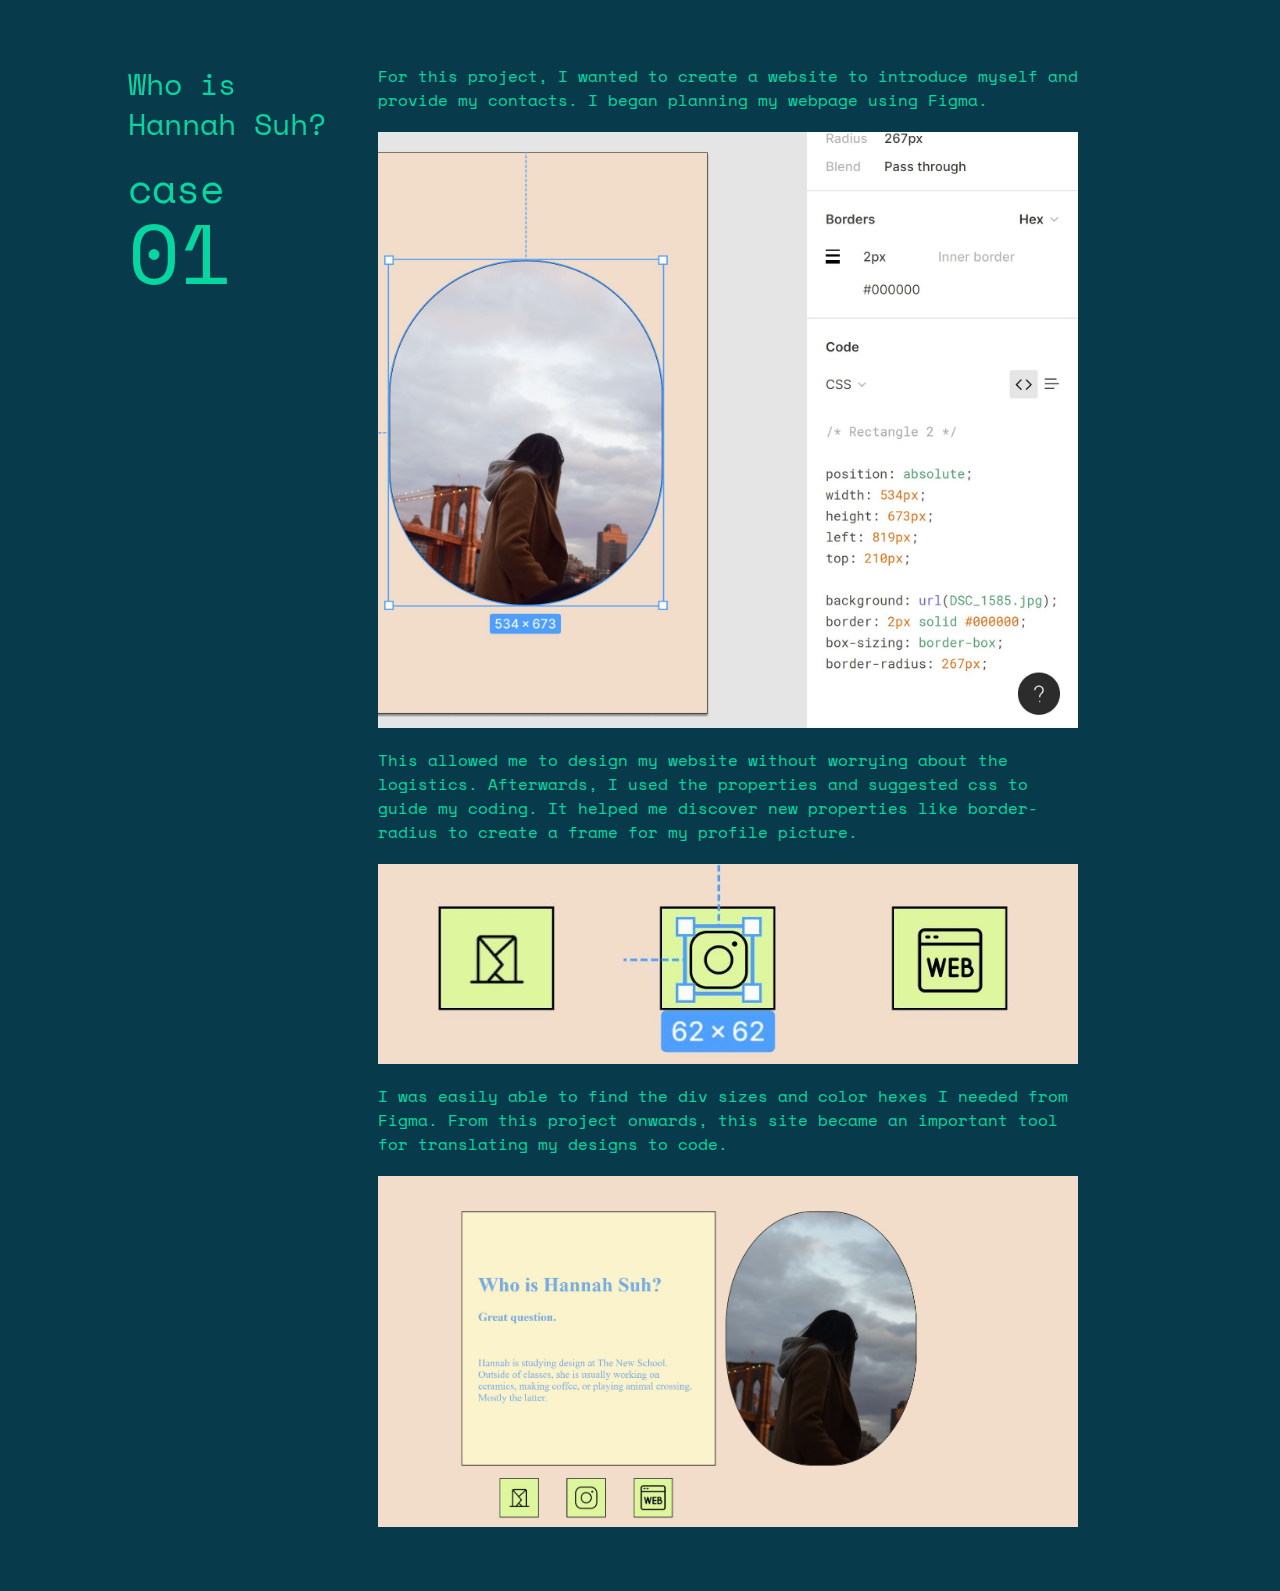
<file: case_study_about_me.html>
<html>
    <head>
        <title>Case Study 1</title>
        <link rel="stylesheet" href="css/case_study_about_me.css">
        <link href="https://fonts.googleapis.com/css2?family=Space+Mono:wght@700&display=swap" rel="stylesheet">
    </head>
    <body>
        <div id="header">
            <a href="index.html">
            <div id="title">Who is<br>Hannah Suh?</div><br>
            <div id="case">case</div><br>
            <div id="number">01</div><br>
            </a>
        </div>
        <div id="container">
            <div id="top">For this project, I wanted to create a website to introduce myself and provide my contacts. I began planning my webpage using Figma.</div>
            <img id="figma1" src="images/about_me_figma1.JPG">
            <p>This allowed me to design my website without worrying about the logistics. Afterwards, I used the properties and suggested css to guide my coding. It helped me discover new properties like border-radius to create a frame for my profile picture.</p>
            <img src="images/about_me_figma2.JPG">
            <p>I was easily able to find the div sizes and color hexes I needed from Figma. From this project onwards, this site became an important tool for translating my designs to code.</p>
            <a href="https://hsuh21.github.io/about-me/">
                <img id="thumbnail" src="images/img3.JPG">
            </a>
        </div>
    </body>
</html>
</file>
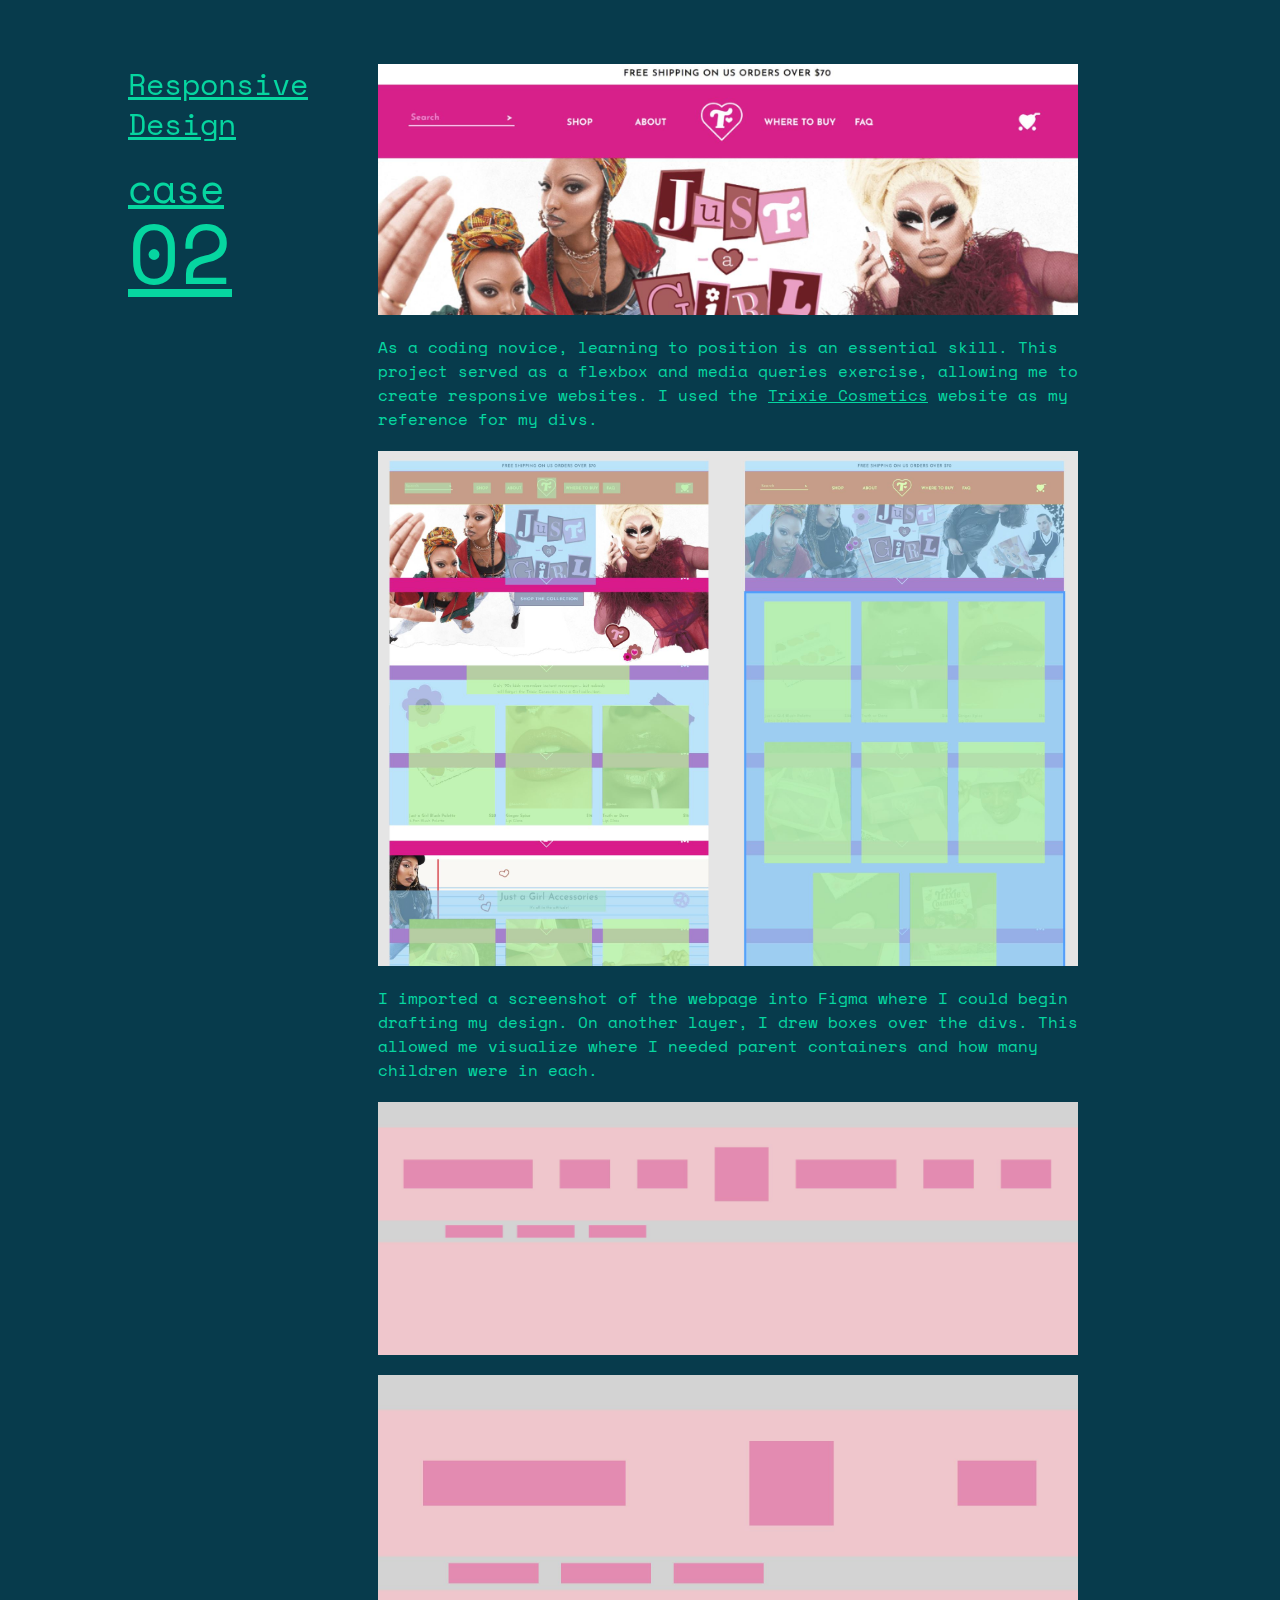
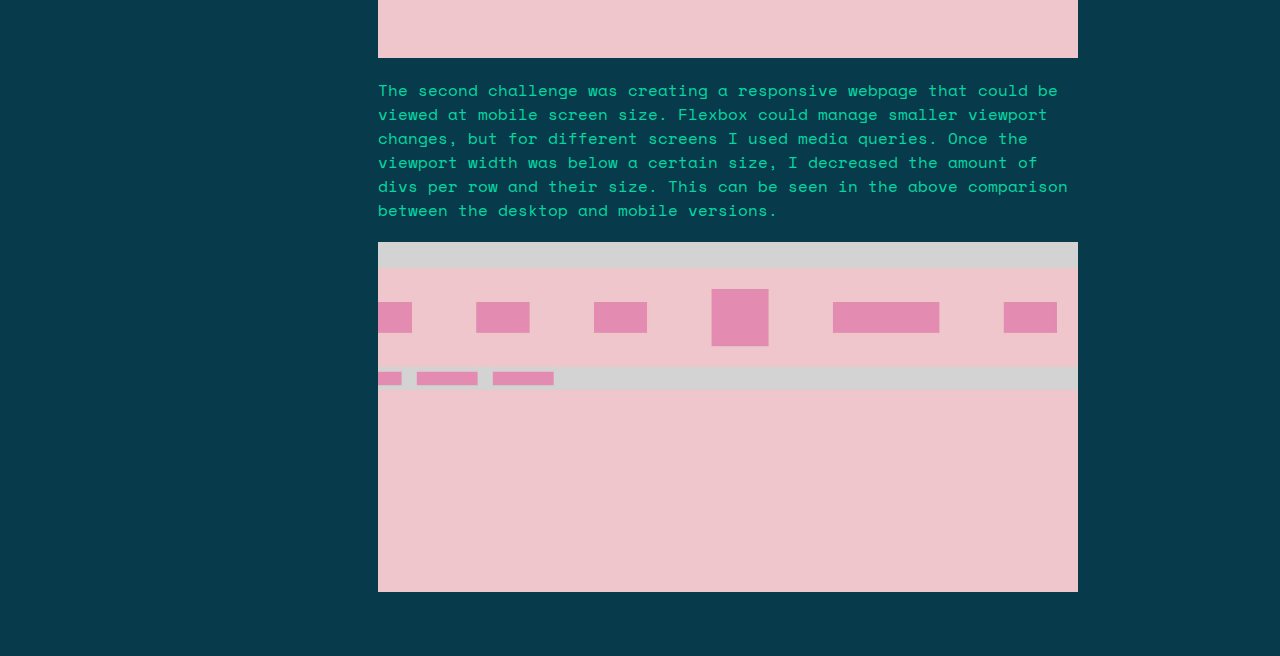
<file: case_study_abstract_web.html>
<html>
    <head>
        <title>Case Study 2</title>
        <link rel="stylesheet" href="css/case_study_abstract_web.css">
        <link href="https://fonts.googleapis.com/css2?family=Space+Mono:wght@700&display=swap" rel="stylesheet">
    </head>
    <body>
        <div id="header">
            <a href="index.html">
            <div id="title">Responsive<br>Design</div><br>
            <div id="case">case</div><br>
            <div id="number">02</div><br>
            </a>
        </div>
        <div id="container">
            <img src="images/abstract_web_ss.JPG">
            <p>As a coding novice, learning to position is an essential skill. This project served as a flexbox and media queries exercise, allowing me to create responsive websites. I used the <a href="https://www.trixiecosmetics.com/">Trixie Cosmetics</a> website as my reference for my divs.</p>
            <img src="images/abstract_web_figma1.JPG">
            <p>I imported a screenshot of the webpage into Figma where I could begin drafting my design. On another layer, I drew boxes over the divs. This allowed me visualize where I needed parent containers and how many children were in each.</p>
            <img id="big" src="images/abstract_web_big.JPG">
            <img src="images/abstract_web_small.JPG">
            <p>The second challenge was creating a responsive webpage that could be viewed at mobile screen size. Flexbox could manage smaller viewport changes, but for different screens I used media queries. Once the viewport width was below a certain size, I decreased the amount of divs per row and their size. This can be seen in the above comparison between the desktop and mobile versions.</p>
            <a href="https://hsuh21.github.io/abstract-web/">
                <img id="thumbnail" src="images/img5.JPG">
            </a>
        </div>
    </body>
</html>
</file>
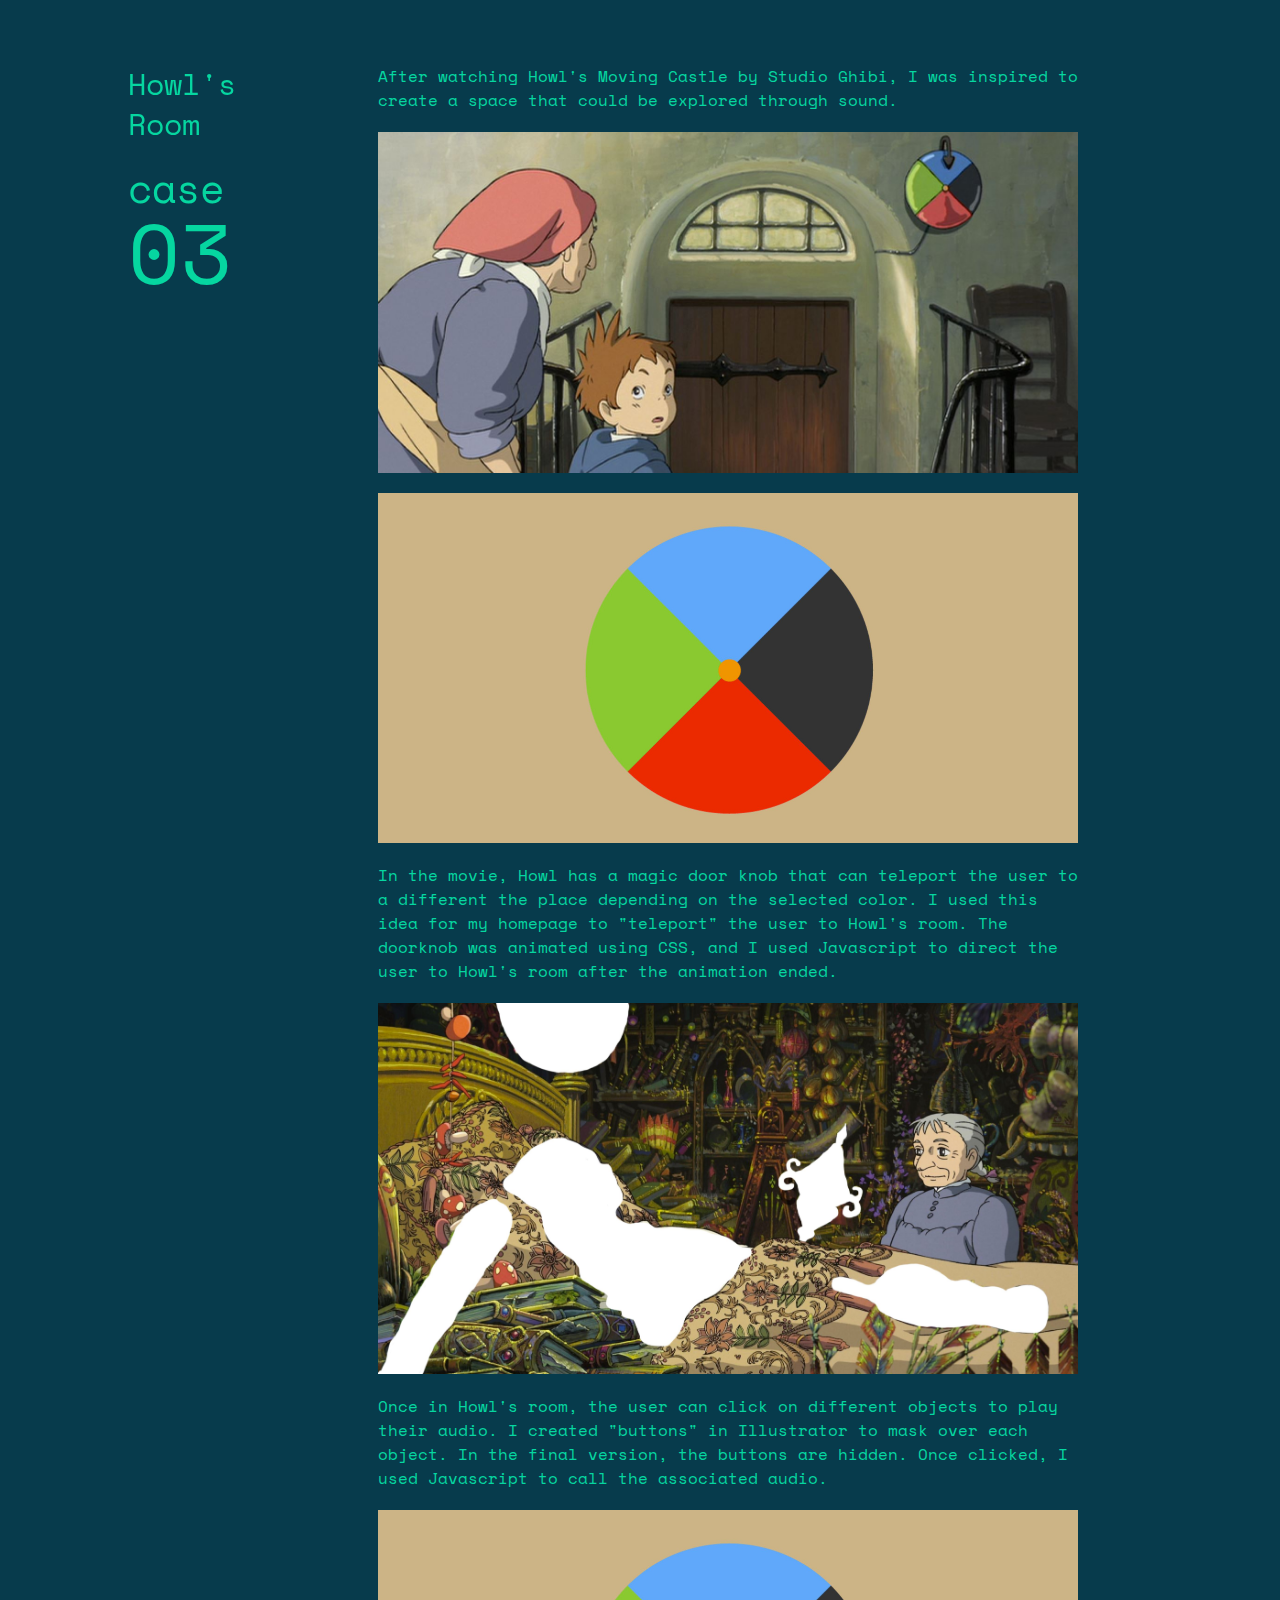
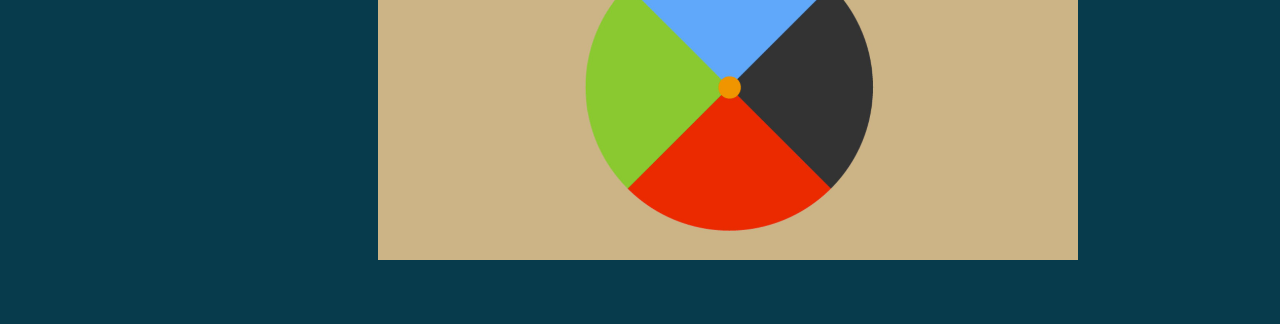
<file: case_study_toy.html>
<html>
    <head>
        <title>Case Study 3</title>
        <link rel="stylesheet" href="css/case_study_toy.css">
        <link href="https://fonts.googleapis.com/css2?family=Space+Mono:wght@700&display=swap" rel="stylesheet">
    </head>
    <body>
        <div id="header">
            <a href="index.html">
            <div id="title">Howl's<br>Room</div><br>
            <div id="case">case</div><br>
            <div id="number">03</div><br>
            </a>
        </div>
        <div id="container">
            <div id="top">After watching Howl's Moving Castle by Studio Ghibi, I was inspired to create a space that could be explored through sound.</div>
            <img id="door" src="images/toydoor.JPG">
            <img src="images/img6.JPG">
            <p>In the movie, Howl has a magic door knob that can teleport the user to a different the place depending on the selected color. I used this idea for my homepage to "teleport" the user to Howl's room. The doorknob was animated using CSS, and I used Javascript to direct the user to Howl's room after the animation ended.</p>
            <img src="images/toyelements.JPG">
            <p>Once in Howl's room, the user can click on different objects to play their audio. I created "buttons" in Illustrator to mask over each object. In the final version, the buttons are hidden. Once clicked, I used Javascript to call the associated audio.</p>
            <a href="https://hsuh21.github.io/toy/homepage">
                <img id="thumbnail" src="images/img6.JPG">
            </a>
        </div>
    </body>
</html>
</file>
<file: css/case_study_about_me.css>
body {
    background-color: #073b4c;
    font-family: 'Space Mono', monospace;
    color: #06d6a0;
    margin: 5%;
    margin-left: 10%;
}
a:link {
    color: #06d6a0;
    text-decoration: none;
  }
a:visited {
    color: #06d6a0; 
}
  a:hover {
    color: #e7f1f1;
  }
#header {
    width: 200px;
    height: 100%;
    position: fixed;
}
#case {
    font-size: 40px;
}
#number {
    font-size: 85px;
}
#number, #case{
    line-height: 40px;
}
#title {
    font-size: 30px;
    line-height: 40px;
}
#container{
    width: 700px;
    display: flex;
    flex-wrap: wrap;
    margin-left: 250px;
}
img {
    width: 100%;
}
#big {
    margin-bottom: 20px;
}
#top {
    margin-top: 0;
    margin-bottom: 20px;
}
p {
    margin-top: 20px;
    margin-bottom: 20px;;
}
#thumbnail:hover{
    opacity: 70%;
}
</file>
<file: css/case_study_abstract_web.css>
body {
    background-color: #073b4c;
    font-family: 'Space Mono', monospace;
    color: #06d6a0;
    margin: 5%;
    margin-left: 10%;
}
#header {
    width: 200px;
    height: 100%;
    position: fixed;
}
#case {
    font-size: 40px;
}
#number {
    font-size: 85px;
}
#number, #case{
    line-height: 40px;
}
#title {
    font-size: 30px;
    line-height: 40px;
}
#container{
    width: 700px;
    display: flex;
    flex-wrap: wrap;
    margin-left: 250px;
}
img {
    width: 100%;
}
#big {
    margin-bottom: 20px;
}
p {
    margin-top: 20px;
    margin-bottom: 20px;;
}
a:link {
    color: #06d6a0;
  }
a:visited {
    color: #06d6a0;
}
a:hover {
    color: #e7f1f1;
  }
#thumbnail:hover{
    opacity: 70%;
}
</file>
<file: css/case_study_toy.css>
body {
    background-color: #073b4c;
    font-family: 'Space Mono', monospace;
    color: #06d6a0;
    margin: 5%;
    margin-left: 10%;
}
#header {
    width: 200px;
    height: 100%;
    position: fixed;
}
a:link {
    color: #06d6a0;
    text-decoration: none;
  }
a:visited {
    color: #06d6a0; 
}
  a:hover {
    color: #e7f1f1;
  }
#case {
    font-size: 40px;
}
#number {
    font-size: 85px;
}
#number, #case{
    line-height: 40px;
}
#title {
    font-size: 30px;
    line-height: 40px;
}
#container{
    width: 700px;
    display: flex;
    flex-wrap: wrap;
    margin-left: 250px;
}
img {
    width: 100%;
}
#door {
    margin-bottom: 20px;
}
#top {
    margin-top: 0;
    margin-bottom: 20px;
}
p {
    margin-top: 20px;
    margin-bottom: 20px;;
}
#thumbnail:hover{
    opacity: 70%;
}
</file>
